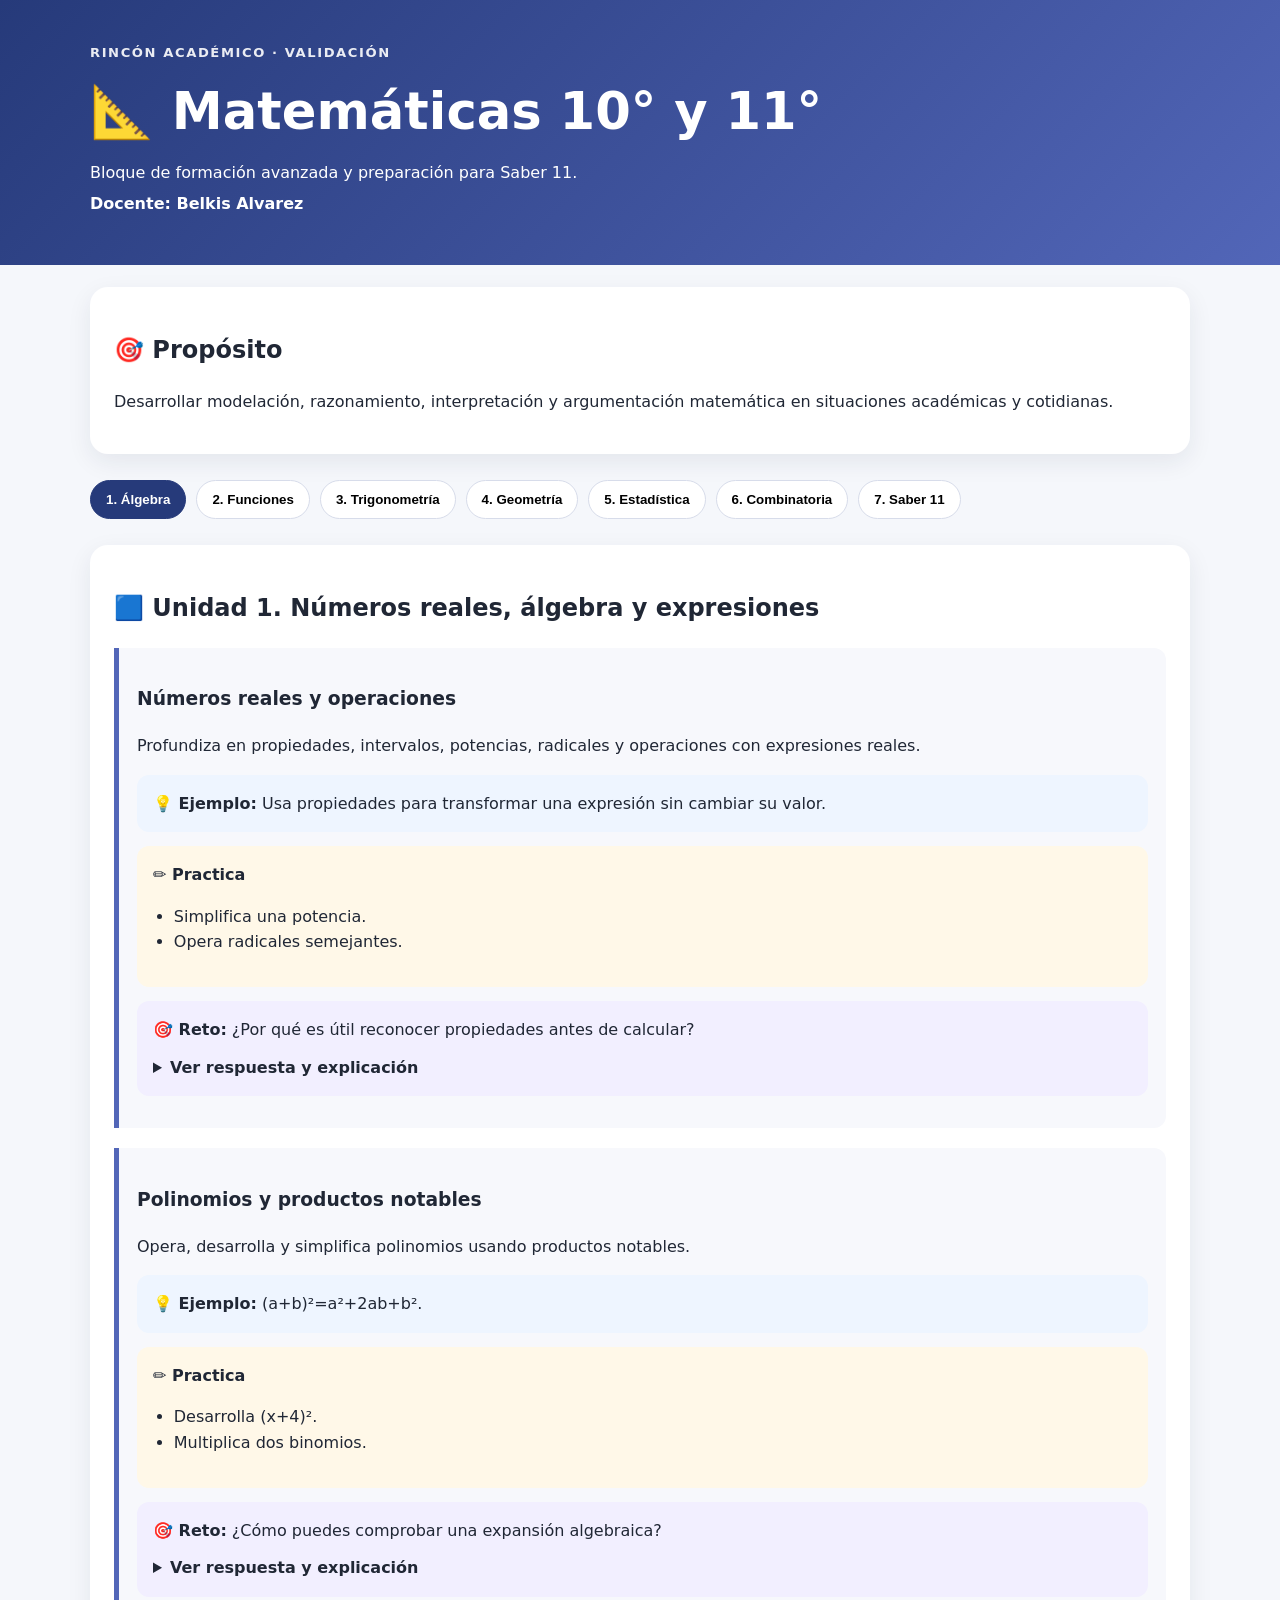
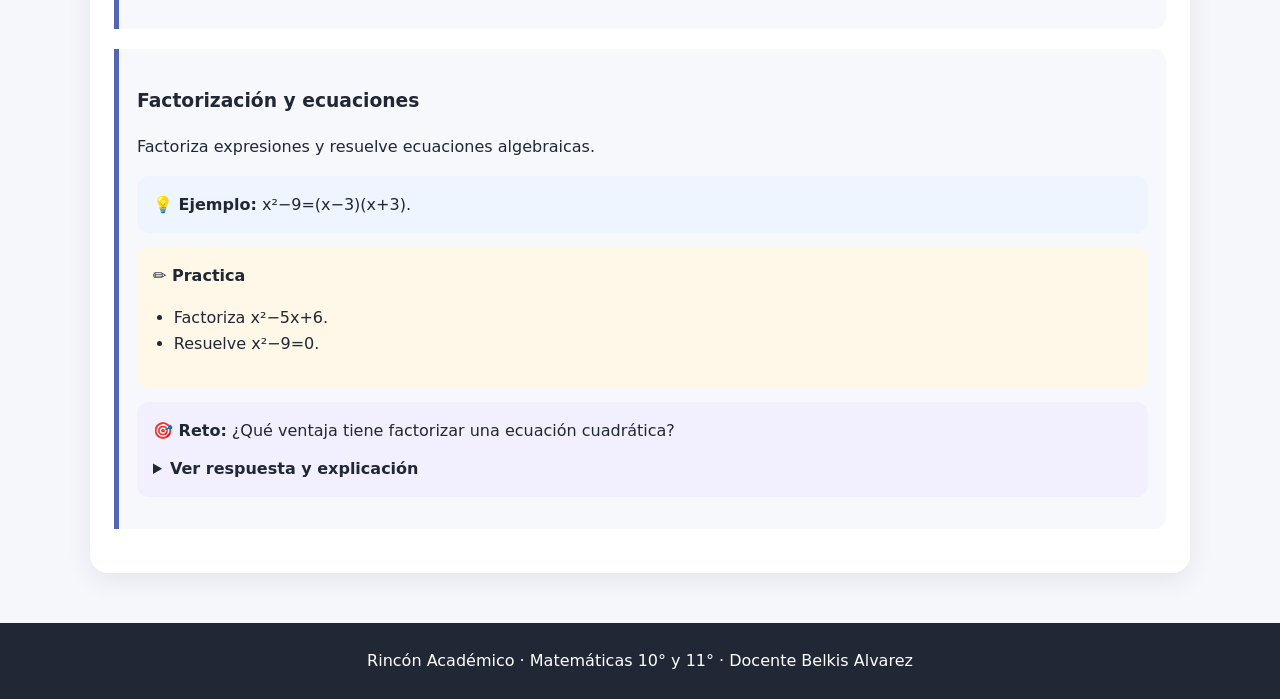
<file: matematicas-10-11.html>
<!doctype html><html lang="es"><head><meta charset="utf-8"><meta name="viewport" content="width=device-width,initial-scale=1"><title>Matemáticas 10° y 11° | Rincón Académico</title><link rel="stylesheet" href="matematicas.css"></head><body data-block="10-11"><header class="hero"><div class="container"><div class="eyebrow">RINCÓN ACADÉMICO · VALIDACIÓN</div><h1>📐 Matemáticas 10° y 11°</h1><p>Bloque de formación avanzada y preparación para Saber 11.</p><p class="teacher">Docente: Belkis Alvarez</p></div></header><main class="container"><section class="intro"><h2>🎯 Propósito</h2><p>Desarrollar modelación, razonamiento, interpretación y argumentación matemática en situaciones académicas y cotidianas.</p></section><nav class="units"><button class="unit" data-unit="u1">1. Álgebra</button><button class="unit" data-unit="u2">2. Funciones</button><button class="unit" data-unit="u3">3. Trigonometría</button><button class="unit" data-unit="u4">4. Geometría</button><button class="unit" data-unit="u5">5. Estadística</button><button class="unit" data-unit="u6">6. Combinatoria</button><button class="unit" data-unit="u7">7. Saber 11</button></nav><div id="content"></div></main><footer>Rincón Académico · Matemáticas 10° y 11° · Docente Belkis Alvarez</footer><script src="matematicas.js"></script></body></html>
</file>
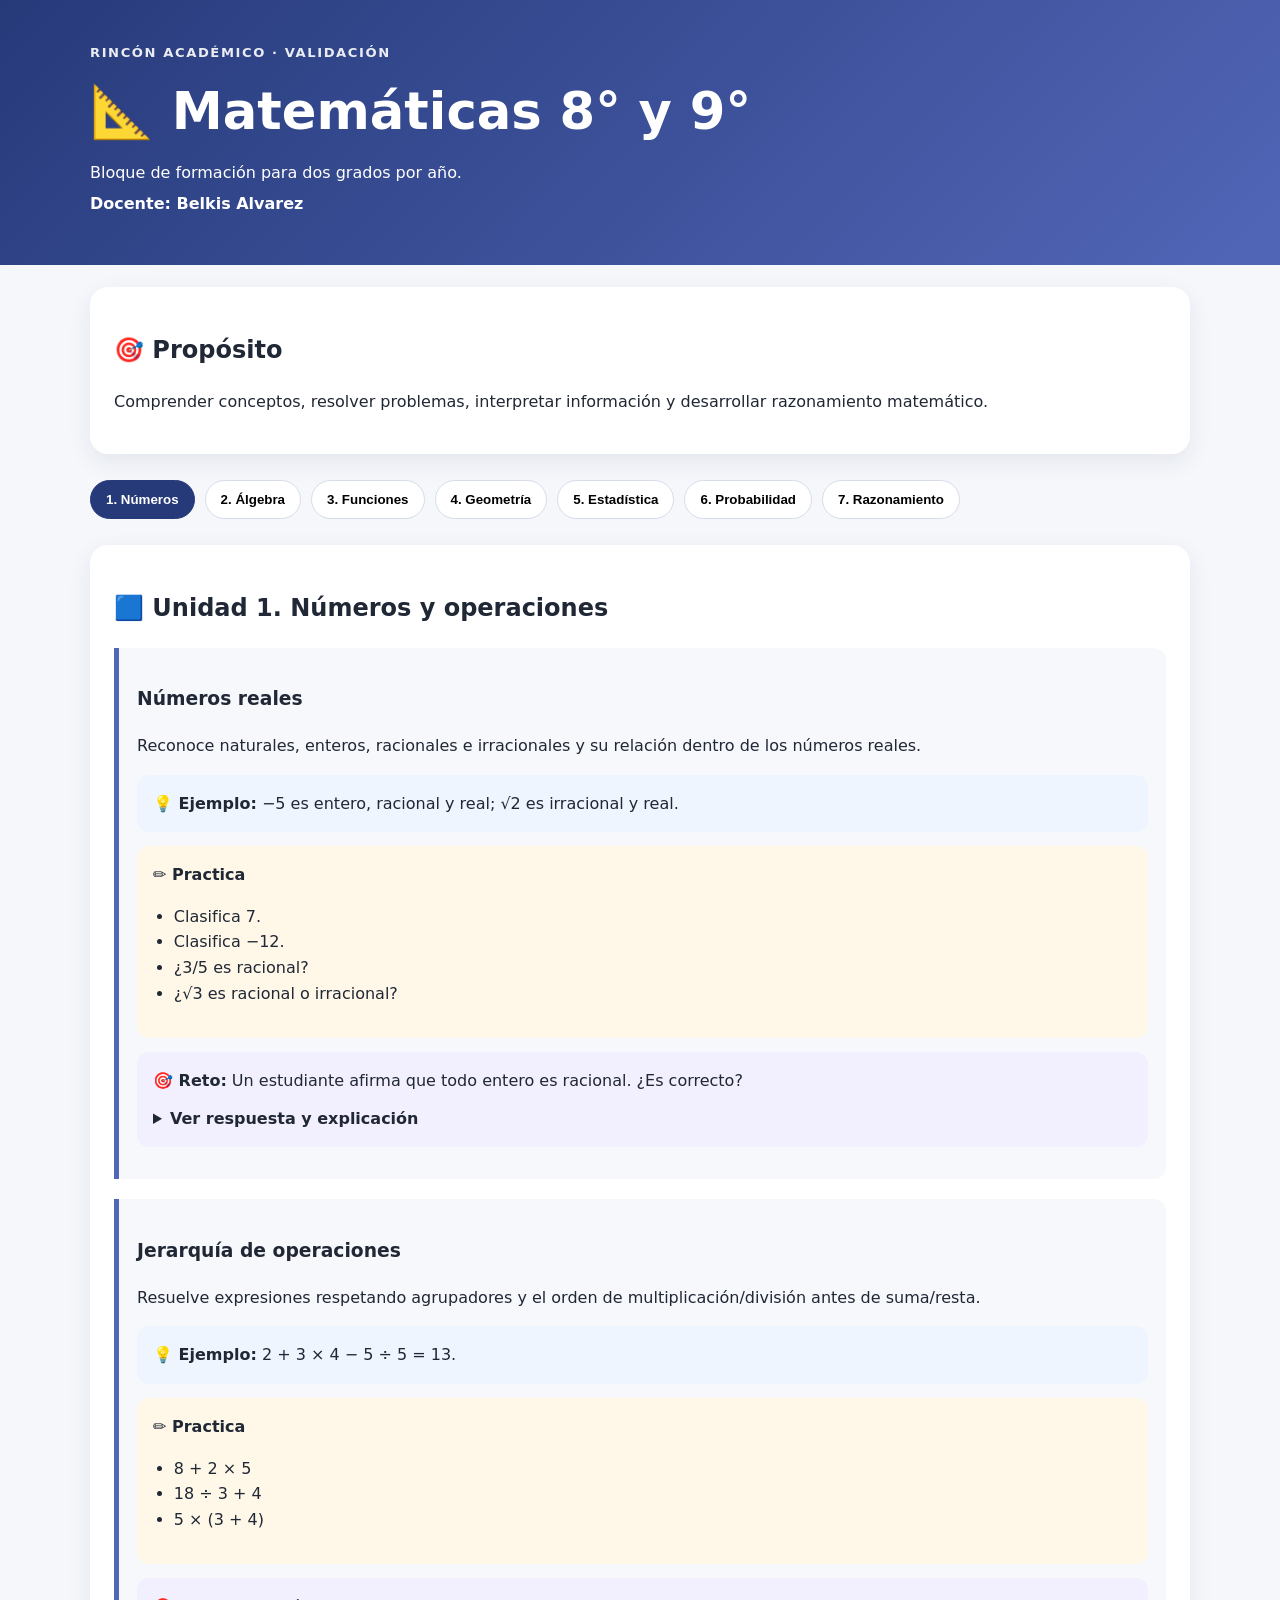
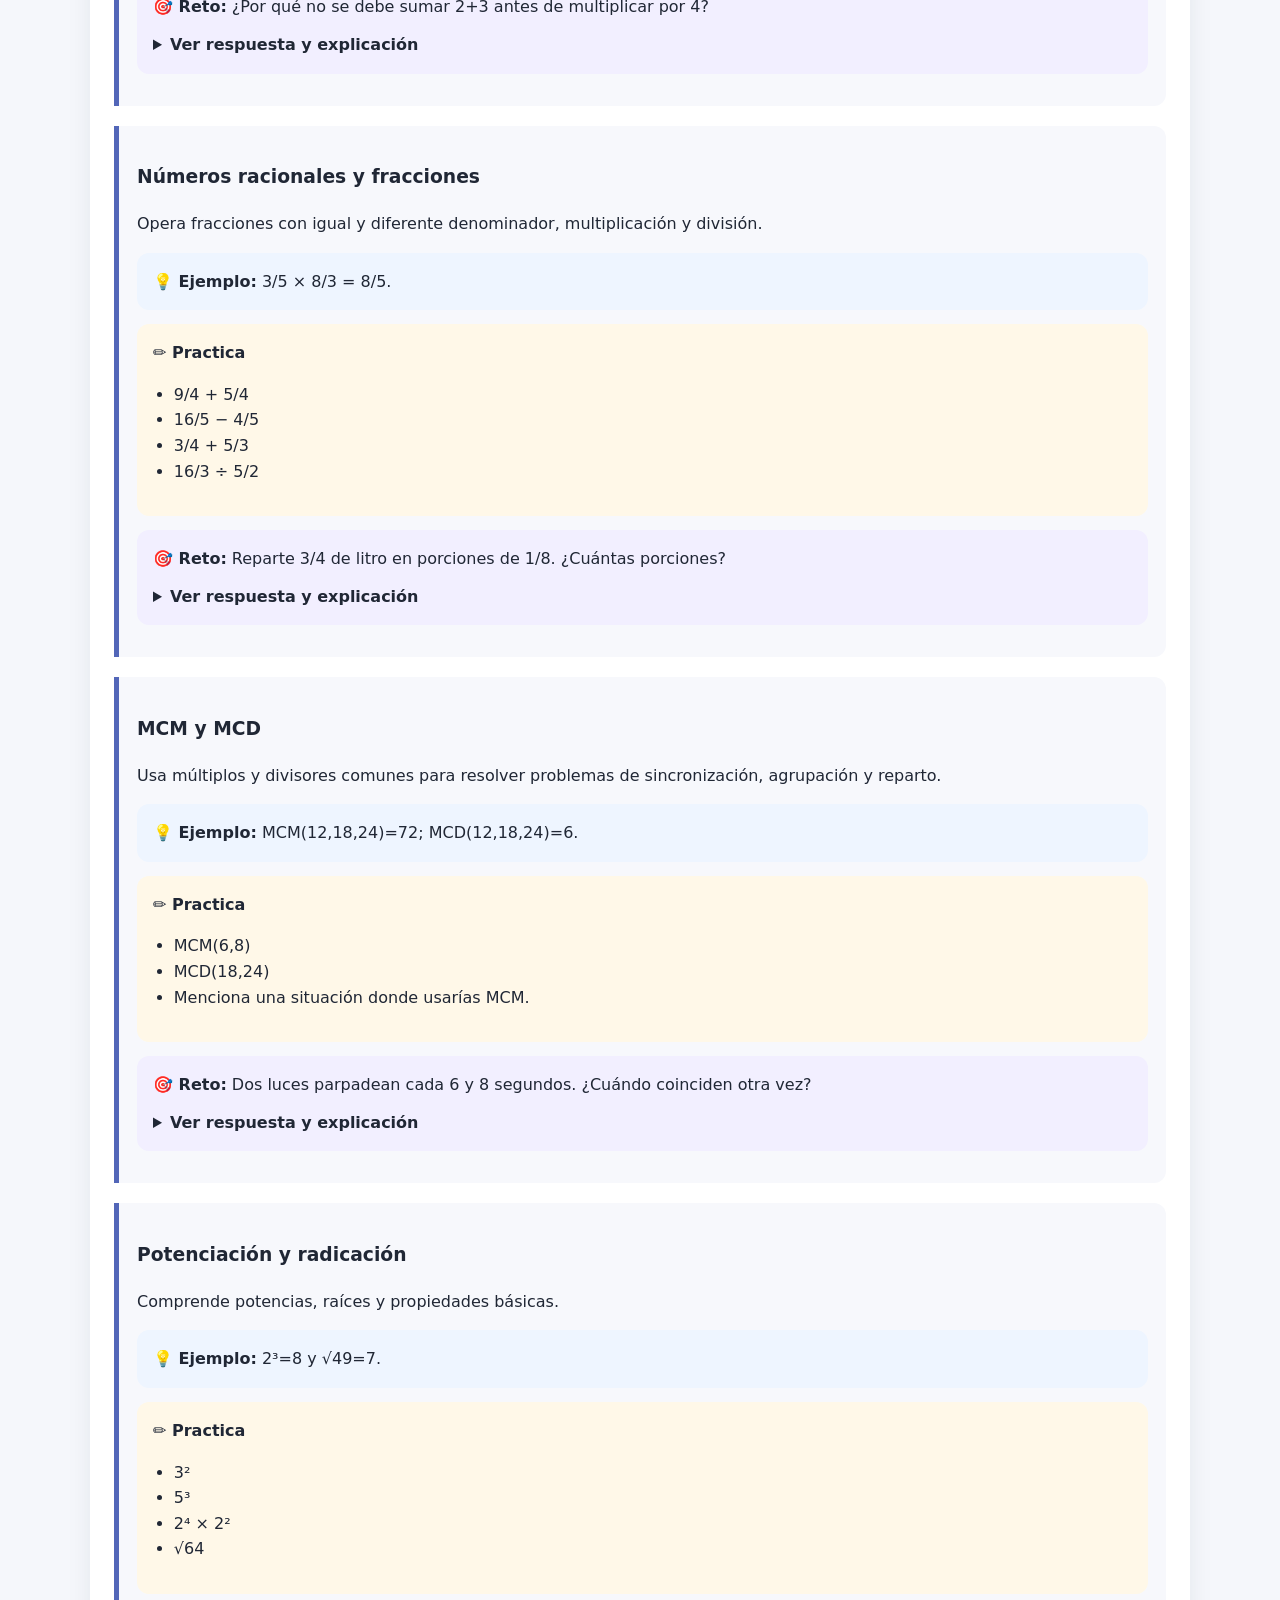
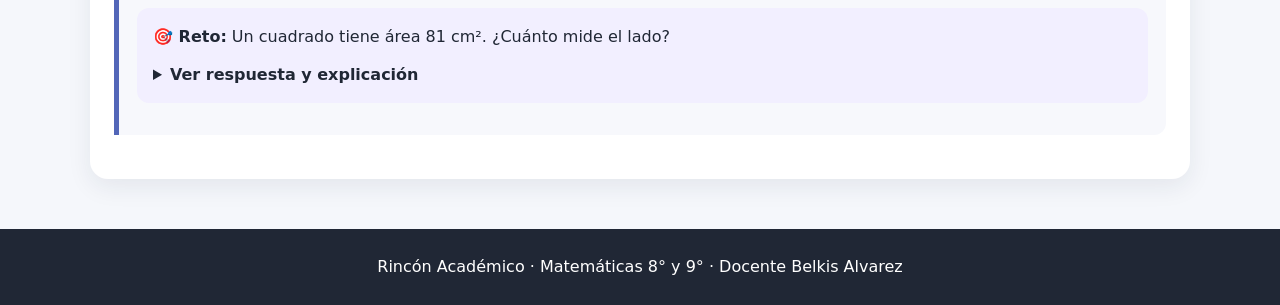
<file: matematicas-8-9.html>
<!doctype html><html lang="es"><head><meta charset="utf-8"><meta name="viewport" content="width=device-width,initial-scale=1"><title>Matemáticas 8° y 9° | Rincón Académico</title><link rel="stylesheet" href="matematicas.css"></head><body data-block="8-9"><header class="hero"><div class="container"><div class="eyebrow">RINCÓN ACADÉMICO · VALIDACIÓN</div><h1>📐 Matemáticas 8° y 9°</h1><p>Bloque de formación para dos grados por año.</p><p class="teacher">Docente: Belkis Alvarez</p></div></header><main class="container"><section class="intro"><h2>🎯 Propósito</h2><p>Comprender conceptos, resolver problemas, interpretar información y desarrollar razonamiento matemático.</p></section><nav class="units"><button class="unit" data-unit="u1">1. Números</button><button class="unit" data-unit="u2">2. Álgebra</button><button class="unit" data-unit="u3">3. Funciones</button><button class="unit" data-unit="u4">4. Geometría</button><button class="unit" data-unit="u5">5. Estadística</button><button class="unit" data-unit="u6">6. Probabilidad</button><button class="unit" data-unit="u7">7. Razonamiento</button></nav><div id="content"></div></main><footer>Rincón Académico · Matemáticas 8° y 9° · Docente Belkis Alvarez</footer><script src="matematicas.js"></script></body></html>
</file>
<file: matematicas.css>
*{box-sizing:border-box}body{margin:0;font-family:system-ui,-apple-system,Segoe UI,Roboto,Arial,sans-serif;background:#f5f7fb;color:#202735;line-height:1.6}.container{width:min(1100px,92%);margin:auto}.hero{padding:42px 0;background:linear-gradient(135deg,#263a7a,#5266b8);color:#fff}.eyebrow{font-size:.82rem;letter-spacing:.12em;font-weight:700;opacity:.9}h1{font-size:clamp(2rem,5vw,3.2rem);margin:.15em 0}.hero p{margin:.35rem 0}.teacher{font-weight:700}.intro,.lesson{background:#fff;border-radius:18px;padding:24px;margin:22px 0;box-shadow:0 8px 24px rgba(30,40,70,.08)}.units{display:flex;flex-wrap:wrap;gap:10px;margin:26px 0}.unit{border:1px solid #d7dcea;background:#fff;padding:11px 15px;border-radius:999px;cursor:pointer;font-weight:700}.unit:hover,.unit.active{background:#263a7a;color:#fff;border-color:#263a7a}.topic{border-left:5px solid #5266b8;padding:18px;margin:20px 0;background:#f7f8fc;border-radius:0 12px 12px 0}.example,.practice,.challenge,.answer{padding:16px;border-radius:12px;margin:14px 0}.example{background:#eef5ff}.practice{background:#fff8e8}.challenge{background:#f2efff}.answer{background:#edf8f0}ul{padding-left:1.3rem}.formula{font-size:1.12rem;font-weight:700;text-align:center;padding:10px}details{margin-top:12px}summary{cursor:pointer;font-weight:700}.badge{display:inline-block;padding:5px 9px;border-radius:8px;background:#e9edf9;font-size:.82rem;font-weight:700;margin-right:6px}footer{margin-top:50px;padding:25px 0;background:#202735;color:#fff;text-align:center}@media(max-width:600px){.hero{padding:32px 0}.intro,.lesson{padding:18px}.units{gap:7px}.unit{font-size:.9rem;padding:9px 12px}}
</file>
